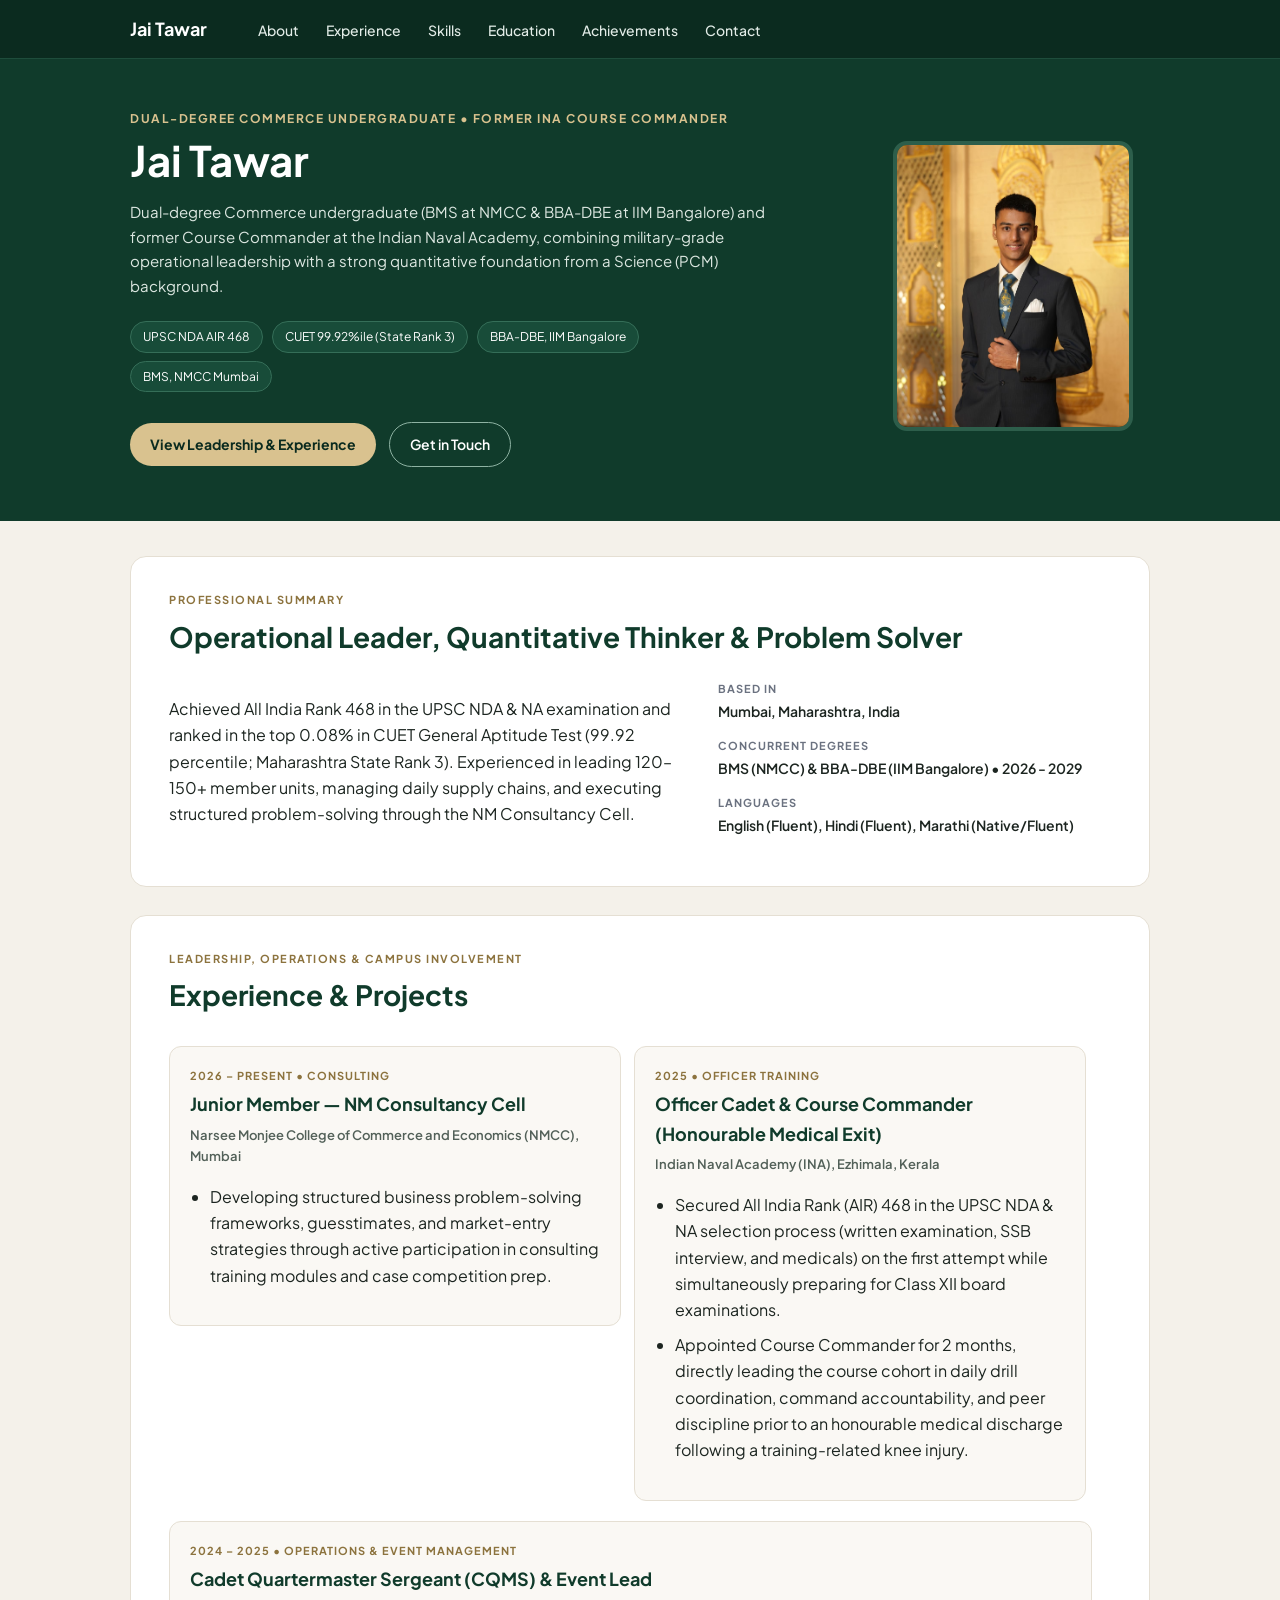
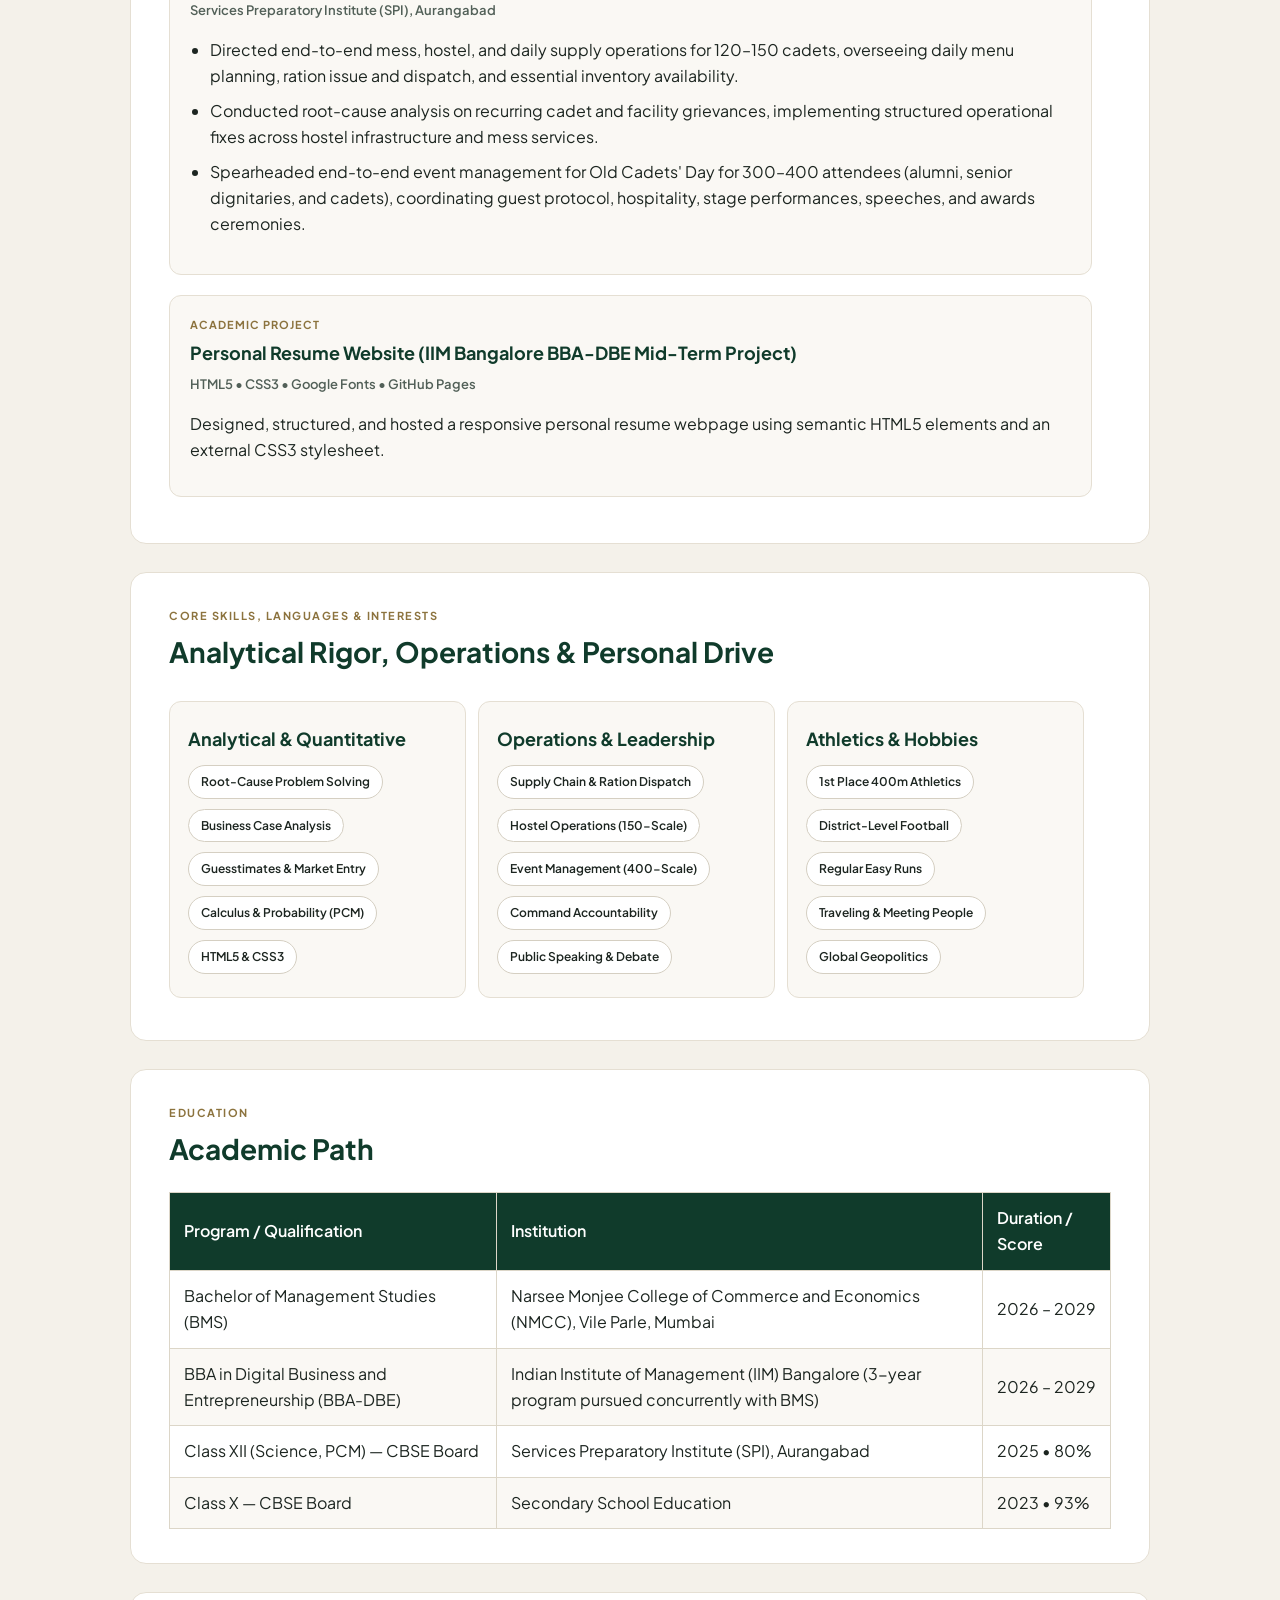
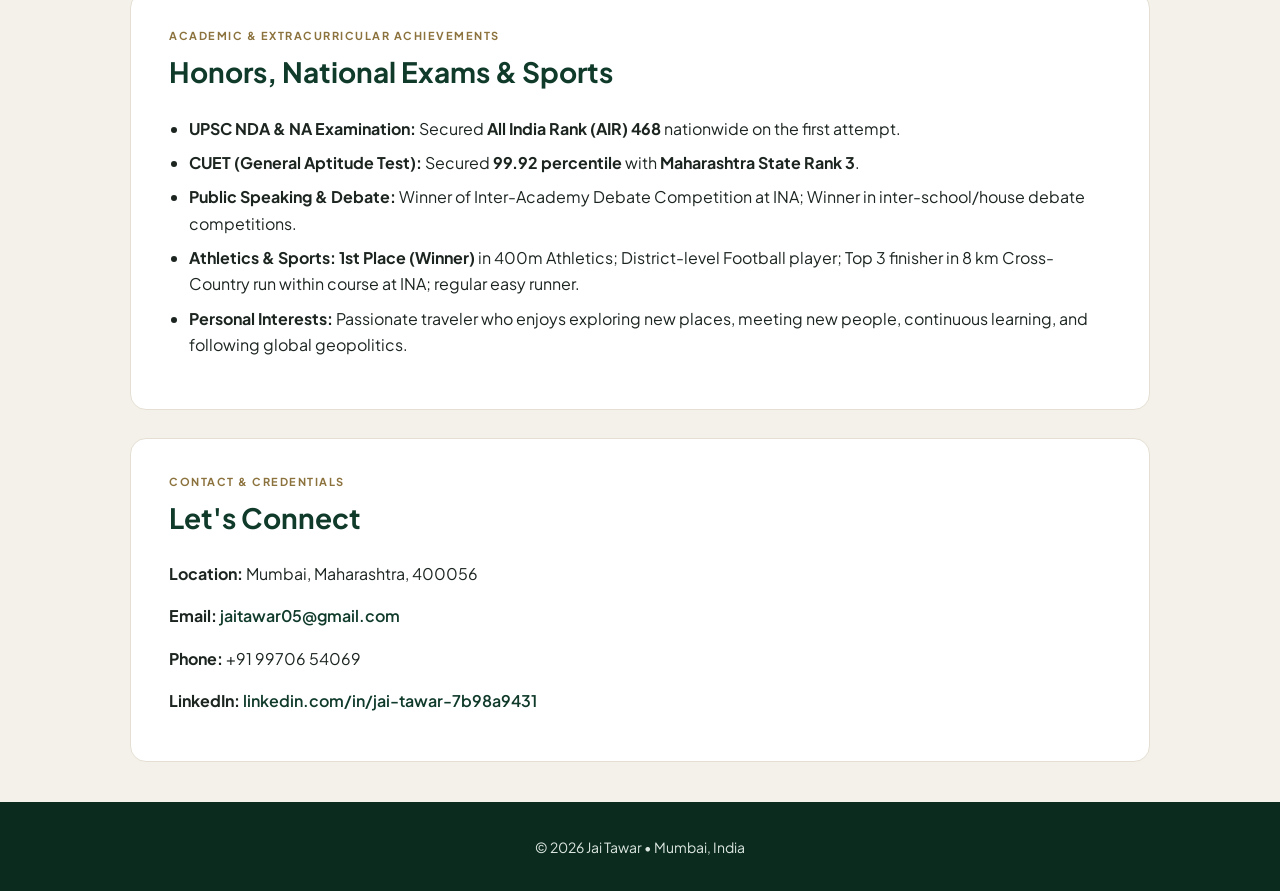
<file: index.html>
<!DOCTYPE html>
<html lang="en">
<head>
    <meta charset="UTF-8">
    <meta name="viewport" content="width=device-width, initial-scale=1.0">
    <title>Jai Tawar - Personal Resume</title>
    <!-- Google Fonts for Clean Editorial Readability -->
    <link rel="preconnect" href="https://fonts.googleapis.com">
    <link rel="preconnect" href="https://fonts.gstatic.com" crossorigin>
    <link href="https://fonts.googleapis.com/css2?family=Plus+Jakarta+Sans:wght@400;500;600;700&display=swap" rel="stylesheet">
    <link rel="stylesheet" href="style.css">
</head>
<body>

    <!-- Sticky Top Navigation Bar -->
    <nav id="navbar">
        <div class="nav-inner">
            <span class="brand-name">Jai Tawar</span>
            <ul>
                <li><a href="#about">About</a></li>
                <li><a href="#leadership">Experience</a></li>
                <li><a href="#skills">Skills</a></li>
                <li><a href="#education">Education</a></li>
                <li><a href="#achievements">Achievements</a></li>
                <li><a href="#contact">Contact</a></li>
            </ul>
        </div>
    </nav>

    <!-- Split Hero Header Section -->
    <header id="hero-banner">
        <div class="hero-inner">
            <div class="hero-text">
                <p class="eyebrow-gold">DUAL-DEGREE COMMERCE UNDERGRADUATE &bull; FORMER INA COURSE COMMANDER</p>
                <h1>Jai Tawar</h1>
                <p class="hero-bio">
                    Dual-degree Commerce undergraduate (BMS at NMCC &amp; BBA-DBE at IIM Bangalore) and former Course Commander at the Indian Naval Academy, combining military-grade operational leadership with a strong quantitative foundation from a Science (PCM) background.
                </p>
                <div class="pill-row">
                    <span class="pill-tag">UPSC NDA AIR 468</span>
                    <span class="pill-tag">CUET 99.92%ile (State Rank 3)</span>
                    <span class="pill-tag">BBA-DBE, IIM Bangalore</span>
                    <span class="pill-tag">BMS, NMCC Mumbai</span>
                </div>
                <div class="hero-buttons">
                    <a href="#leadership" class="btn-gold">View Leadership &amp; Experience</a>
                    <a href="#contact" class="btn-outline">Get in Touch</a>
                </div>
            </div>
            <div class="hero-photo-box">
                <img src="profile.jpg" alt="Jai Tawar Portrait" id="profile-pic">
            </div>
        </div>
    </header>

    <!-- Main Content Container -->
    <main class="container">

        <!-- About Me Card -->
        <section id="about" class="card-section">
            <p class="section-label">PROFESSIONAL SUMMARY</p>
            <h2>Operational Leader, Quantitative Thinker &amp; Problem Solver</h2>
            <div class="about-left">
                <p>
                    Achieved All India Rank 468 in the UPSC NDA &amp; NA examination and ranked in the top 0.08% in CUET General Aptitude Test (99.92 percentile; Maharashtra State Rank 3). Experienced in leading 120–150+ member units, managing daily supply chains, and executing structured problem-solving through the NM Consultancy Cell.
                </p>
            </div>
            <div class="about-right">
                <p class="meta-title">BASED IN</p>
                <p class="meta-value">Mumbai, Maharashtra, India</p>
                <p class="meta-title">CONCURRENT DEGREES</p>
                <p class="meta-value">BMS (NMCC) &amp; BBA-DBE (IIM Bangalore) &bull; 2026 - 2029</p>
                <p class="meta-title">LANGUAGES</p>
                <p class="meta-value">English (Fluent), Hindi (Fluent), Marathi (Native/Fluent)</p>
            </div>
        </section>

        <!-- Leadership, Operations & Campus Involvement -->
        <section id="leadership" class="card-section">
            <p class="section-label">LEADERSHIP, OPERATIONS &amp; CAMPUS INVOLVEMENT</p>
            <h2>Experience &amp; Projects</h2>

            <article class="sub-card">
                <p class="card-tag">2026 &ndash; PRESENT &bull; CONSULTING</p>
                <h3>Junior Member &mdash; NM Consultancy Cell</h3>
                <p class="sub-info">Narsee Monjee College of Commerce and Economics (NMCC), Mumbai</p>
                <ul>
                    <li>Developing structured business problem-solving frameworks, guesstimates, and market-entry strategies through active participation in consulting training modules and case competition prep.</li>
                </ul>
            </article>

            <article class="sub-card">
                <p class="card-tag">2025 &bull; OFFICER TRAINING</p>
                <h3>Officer Cadet &amp; Course Commander (Honourable Medical Exit)</h3>
                <p class="sub-info">Indian Naval Academy (INA), Ezhimala, Kerala</p>
                <ul>
                    <li>Secured All India Rank (AIR) 468 in the UPSC NDA &amp; NA selection process (written examination, SSB interview, and medicals) on the first attempt while simultaneously preparing for Class XII board examinations.</li>
                    <li>Appointed Course Commander for 2 months, directly leading the course cohort in daily drill coordination, command accountability, and peer discipline prior to an honourable medical discharge following a training-related knee injury.</li>
                </ul>
            </article>

            <article class="sub-card full-width-card">
                <p class="card-tag">2024 &ndash; 2025 &bull; OPERATIONS &amp; EVENT MANAGEMENT</p>
                <h3>Cadet Quartermaster Sergeant (CQMS) &amp; Event Lead</h3>
                <p class="sub-info">Services Preparatory Institute (SPI), Aurangabad</p>
                <ul>
                    <li>Directed end-to-end mess, hostel, and daily supply operations for 120–150 cadets, overseeing daily menu planning, ration issue and dispatch, and essential inventory availability.</li>
                    <li>Conducted root-cause analysis on recurring cadet and facility grievances, implementing structured operational fixes across hostel infrastructure and mess services.</li>
                    <li>Spearheaded end-to-end event management for Old Cadets' Day for 300–400 attendees (alumni, senior dignitaries, and cadets), coordinating guest protocol, hospitality, stage performances, speeches, and awards ceremonies.</li>
                </ul>
            </article>

            <article class="sub-card full-width-card">
                <p class="card-tag">ACADEMIC PROJECT</p>
                <h3>Personal Resume Website (IIM Bangalore BBA-DBE Mid-Term Project)</h3>
                <p class="sub-info">HTML5 &bull; CSS3 &bull; Google Fonts &bull; GitHub Pages</p>
                <p>
                    Designed, structured, and hosted a responsive personal resume webpage using semantic HTML5 elements and an external CSS3 stylesheet.
                </p>
            </article>
        </section>

        <!-- Key Skills & Personal Interests Section -->
        <section id="skills" class="card-section">
            <p class="section-label">CORE SKILLS, LANGUAGES &amp; INTERESTS</p>
            <h2>Analytical Rigor, Operations &amp; Personal Drive</h2>

            <div class="three-col-box">
                <h3>Analytical &amp; Quantitative</h3>
                <span class="skill-pill">Root-Cause Problem Solving</span>
                <span class="skill-pill">Business Case Analysis</span>
                <span class="skill-pill">Guesstimates &amp; Market Entry</span>
                <span class="skill-pill">Calculus &amp; Probability (PCM)</span>
                <span class="skill-pill">HTML5 &amp; CSS3</span>
            </div>

            <div class="three-col-box">
                <h3>Operations &amp; Leadership</h3>
                <span class="skill-pill">Supply Chain &amp; Ration Dispatch</span>
                <span class="skill-pill">Hostel Operations (150-Scale)</span>
                <span class="skill-pill">Event Management (400-Scale)</span>
                <span class="skill-pill">Command Accountability</span>
                <span class="skill-pill">Public Speaking &amp; Debate</span>
            </div>

            <div class="three-col-box">
                <h3>Athletics &amp; Hobbies</h3>
                <span class="skill-pill">1st Place 400m Athletics</span>
                <span class="skill-pill">District-Level Football</span>
                <span class="skill-pill">Regular Easy Runs</span>
                <span class="skill-pill">Traveling &amp; Meeting People</span>
                <span class="skill-pill">Global Geopolitics</span>
            </div>
        </section>

        <!-- Education Path Section -->
        <section id="education" class="card-section">
            <p class="section-label">EDUCATION</p>
            <h2>Academic Path</h2>
            <table>
                <thead>
                    <tr>
                        <th>Program / Qualification</th>
                        <th>Institution</th>
                        <th>Duration / Score</th>
                    </tr>
                </thead>
                <tbody>
                    <tr>
                        <td>Bachelor of Management Studies (BMS)</td>
                        <td>Narsee Monjee College of Commerce and Economics (NMCC), Vile Parle, Mumbai</td>
                        <td>2026 &ndash; 2029</td>
                    </tr>
                    <tr>
                        <td>BBA in Digital Business and Entrepreneurship (BBA-DBE)</td>
                        <td>Indian Institute of Management (IIM) Bangalore (3-year program pursued concurrently with BMS)</td>
                        <td>2026 &ndash; 2029</td>
                    </tr>
                    <tr>
                        <td>Class XII (Science, PCM) &mdash; CBSE Board</td>
                        <td>Services Preparatory Institute (SPI), Aurangabad</td>
                        <td>2025 &bull; 80%</td>
                    </tr>
                    <tr>
                        <td>Class X &mdash; CBSE Board</td>
                        <td>Secondary School Education</td>
                        <td>2023 &bull; 93%</td>
                    </tr>
                </tbody>
            </table>
        </section>

        <!-- Academic & Extracurricular Achievements Section -->
        <section id="achievements" class="card-section">
            <p class="section-label">ACADEMIC &amp; EXTRACURRICULAR ACHIEVEMENTS</p>
            <h2>Honors, National Exams &amp; Sports</h2>
            <ul>
                <li><strong>UPSC NDA &amp; NA Examination:</strong> Secured <strong>All India Rank (AIR) 468</strong> nationwide on the first attempt.</li>
                <li><strong>CUET (General Aptitude Test):</strong> Secured <strong>99.92 percentile</strong> with <strong>Maharashtra State Rank 3</strong>.</li>
                <li><strong>Public Speaking &amp; Debate:</strong> Winner of Inter-Academy Debate Competition at INA; Winner in inter-school/house debate competitions.</li>
                <li><strong>Athletics &amp; Sports:</strong> <strong>1st Place (Winner)</strong> in 400m Athletics; District-level Football player; Top 3 finisher in 8 km Cross-Country run within course at INA; regular easy runner.</li>
                <li><strong>Personal Interests:</strong> Passionate traveler who enjoys exploring new places, meeting new people, continuous learning, and following global geopolitics.</li>
            </ul>
        </section>

        <!-- Contact Section -->
        <section id="contact" class="card-section">
            <p class="section-label">CONTACT &amp; CREDENTIALS</p>
            <h2>Let's Connect</h2>
            <p><strong>Location:</strong> Mumbai, Maharashtra, 400056</p>
            <p><strong>Email:</strong> <a href="mailto:jaitawar05@gmail.com">jaitawar05@gmail.com</a></p>
            <p><strong>Phone:</strong> +91 99706 54069</p>
            <p><strong>LinkedIn:</strong> <a href="https://www.linkedin.com/in/jai-tawar-7b98a9431" target="_blank">linkedin.com/in/jai-tawar-7b98a9431</a></p>
        </section>

    </main>

    <!-- Footer -->
    <footer id="page-footer">
        <p>&copy; 2026 Jai Tawar &bull; Mumbai, India</p>
    </footer>

</body>
</html>
</file>
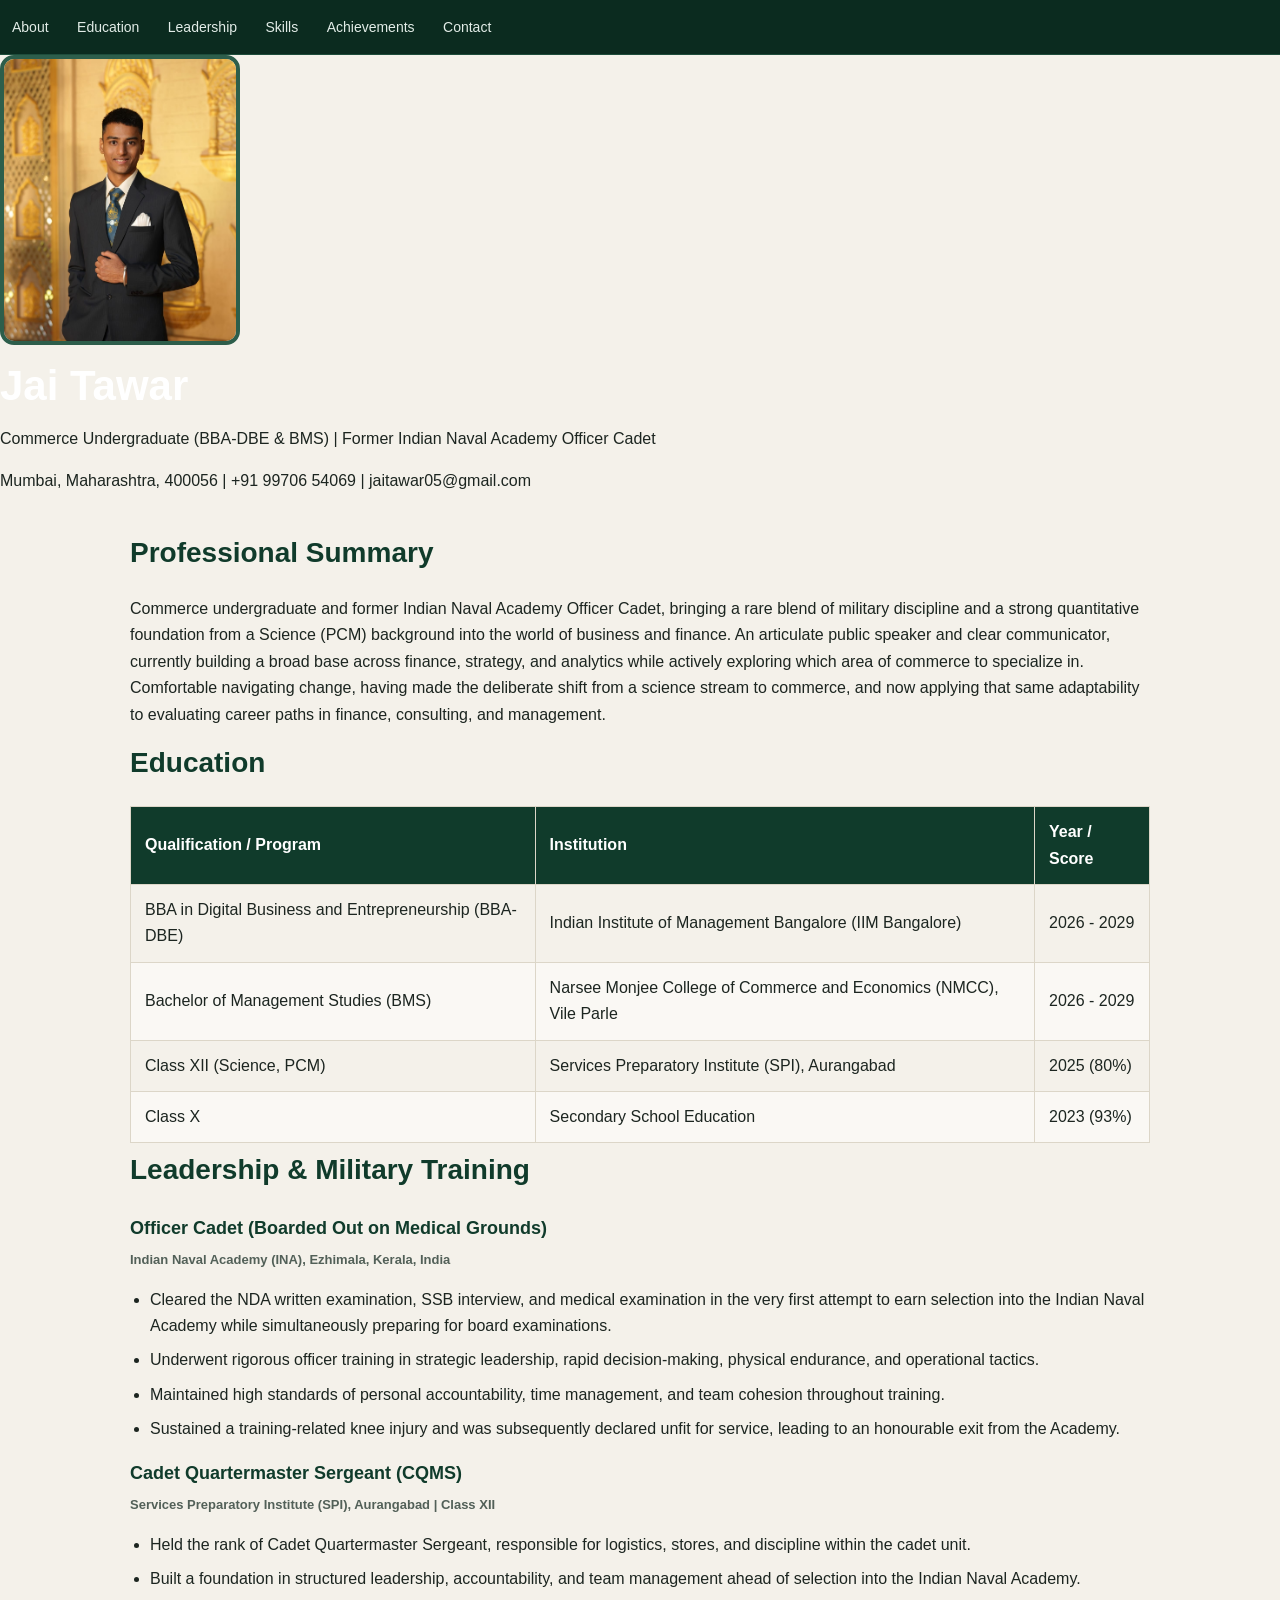
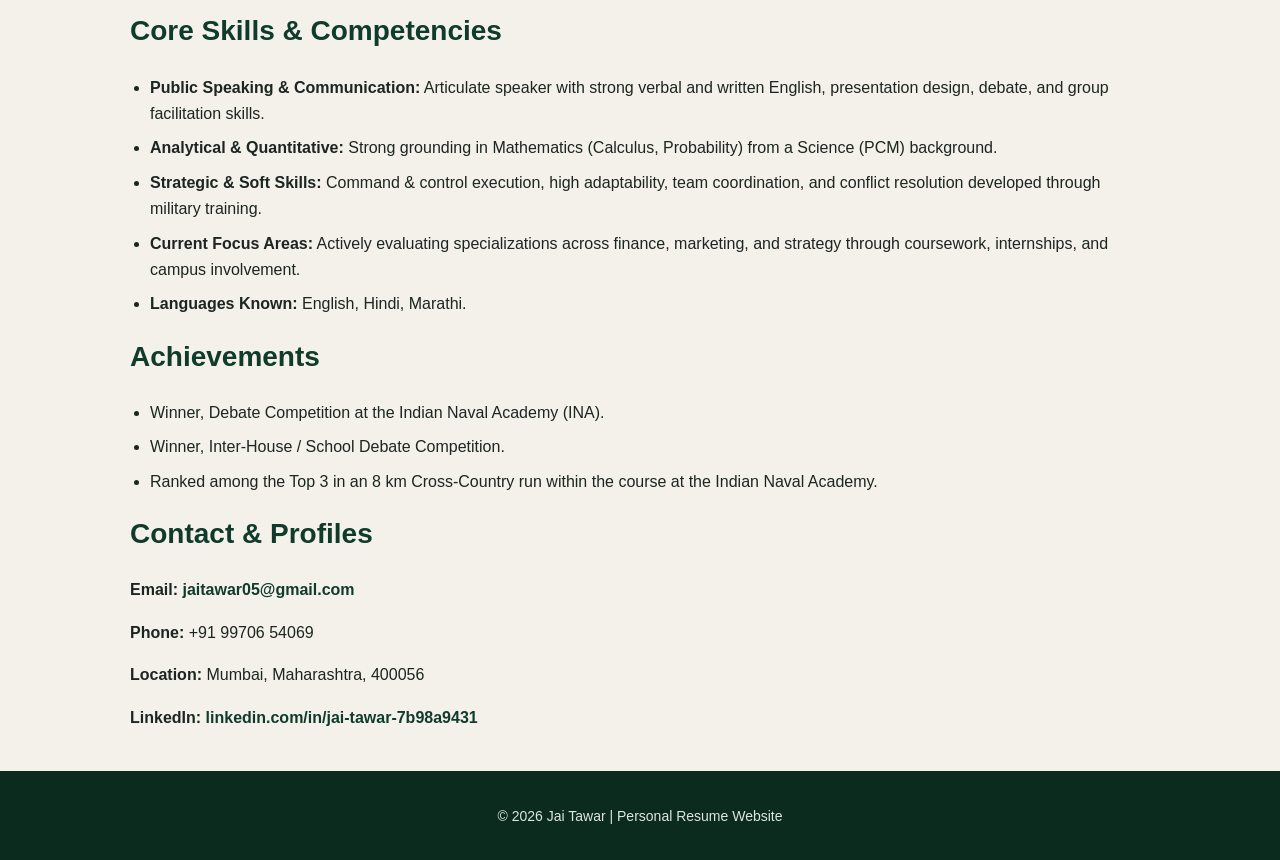
<file: index.html.html>
<!DOCTYPE html>
<html lang="en">
<head>
    <meta charset="UTF-8">
    <meta name="viewport" content="width=device-width, initial-scale=1.0">
    <title>Jai Tawar - Personal Resume</title>
    <link rel="stylesheet" href="style.css">
</head>
<body>

    <!-- Navigation Bar -->
    <nav id="navbar">
        <ul>
            <li><a href="#about">About</a></li>
            <li><a href="#education">Education</a></li>
            <li><a href="#leadership">Leadership</a></li>
            <li><a href="#skills">Skills</a></li>
            <li><a href="#achievements">Achievements</a></li>
            <li><a href="#contact">Contact</a></li>
        </ul>
    </nav>

    <!-- Header Section -->
    <header id="top-header">
        <img src="profile.jpg" alt="Jai Tawar Profile Photo" id="profile-pic">
        <h1>Jai Tawar</h1>
        <p class="tagline">Commerce Undergraduate (BBA-DBE &amp; BMS) | Former Indian Naval Academy Officer Cadet</p>
        <p class="contact-line">Mumbai, Maharashtra, 400056 | +91 99706 54069 | jaitawar05@gmail.com</p>
    </header>

    <!-- Main Content Container -->
    <main class="container">

        <!-- Professional Summary Section -->
        <section id="about" class="resume-section">
            <h2>Professional Summary</h2>
            <p>
                Commerce undergraduate and former Indian Naval Academy Officer Cadet, bringing a rare blend of military discipline and a strong quantitative foundation from a Science (PCM) background into the world of business and finance. An articulate public speaker and clear communicator, currently building a broad base across finance, strategy, and analytics while actively exploring which area of commerce to specialize in. Comfortable navigating change, having made the deliberate shift from a science stream to commerce, and now applying that same adaptability to evaluating career paths in finance, consulting, and management.
            </p>
        </section>

        <!-- Education Section -->
        <section id="education" class="resume-section">
            <h2>Education</h2>
            <table>
                <thead>
                    <tr>
                        <th>Qualification / Program</th>
                        <th>Institution</th>
                        <th>Year / Score</th>
                    </tr>
                </thead>
                <tbody>
                    <tr>
                        <td>BBA in Digital Business and Entrepreneurship (BBA-DBE)</td>
                        <td>Indian Institute of Management Bangalore (IIM Bangalore)</td>
                        <td>2026 - 2029</td>
                    </tr>
                    <tr>
                        <td>Bachelor of Management Studies (BMS)</td>
                        <td>Narsee Monjee College of Commerce and Economics (NMCC), Vile Parle</td>
                        <td>2026 - 2029</td>
                    </tr>
                    <tr>
                        <td>Class XII (Science, PCM)</td>
                        <td>Services Preparatory Institute (SPI), Aurangabad</td>
                        <td>2025 (80%)</td>
                    </tr>
                    <tr>
                        <td>Class X</td>
                        <td>Secondary School Education</td>
                        <td>2023 (93%)</td>
                    </tr>
                </tbody>
            </table>
        </section>

        <!-- Leadership & Military Training Section -->
        <section id="leadership" class="resume-section">
            <h2>Leadership &amp; Military Training</h2>

            <article class="experience-card">
                <h3>Officer Cadet (Boarded Out on Medical Grounds)</h3>
                <p class="sub-info">Indian Naval Academy (INA), Ezhimala, Kerala, India</p>
                <ul>
                    <li>Cleared the NDA written examination, SSB interview, and medical examination in the very first attempt to earn selection into the Indian Naval Academy while simultaneously preparing for board examinations.</li>
                    <li>Underwent rigorous officer training in strategic leadership, rapid decision-making, physical endurance, and operational tactics.</li>
                    <li>Maintained high standards of personal accountability, time management, and team cohesion throughout training.</li>
                    <li>Sustained a training-related knee injury and was subsequently declared unfit for service, leading to an honourable exit from the Academy.</li>
                </ul>
            </article>

            <article class="experience-card">
                <h3>Cadet Quartermaster Sergeant (CQMS)</h3>
                <p class="sub-info">Services Preparatory Institute (SPI), Aurangabad | Class XII</p>
                <ul>
                    <li>Held the rank of Cadet Quartermaster Sergeant, responsible for logistics, stores, and discipline within the cadet unit.</li>
                    <li>Built a foundation in structured leadership, accountability, and team management ahead of selection into the Indian Naval Academy.</li>
                </ul>
            </article>
        </section>

        <!-- Core Skills & Competencies Section -->
        <section id="skills" class="resume-section">
            <h2>Core Skills &amp; Competencies</h2>
            <ul class="skills-list">
                <li><strong>Public Speaking &amp; Communication:</strong> Articulate speaker with strong verbal and written English, presentation design, debate, and group facilitation skills.</li>
                <li><strong>Analytical &amp; Quantitative:</strong> Strong grounding in Mathematics (Calculus, Probability) from a Science (PCM) background.</li>
                <li><strong>Strategic &amp; Soft Skills:</strong> Command &amp; control execution, high adaptability, team coordination, and conflict resolution developed through military training.</li>
                <li><strong>Current Focus Areas:</strong> Actively evaluating specializations across finance, marketing, and strategy through coursework, internships, and campus involvement.</li>
                <li><strong>Languages Known:</strong> English, Hindi, Marathi.</li>
            </ul>
        </section>

        <!-- Achievements Section -->
        <section id="achievements" class="resume-section">
            <h2>Achievements</h2>
            <ul>
                <li>Winner, Debate Competition at the Indian Naval Academy (INA).</li>
                <li>Winner, Inter-House / School Debate Competition.</li>
                <li>Ranked among the Top 3 in an 8 km Cross-Country run within the course at the Indian Naval Academy.</li>
            </ul>
        </section>

        <!-- Contact Section -->
        <section id="contact" class="resume-section">
            <h2>Contact &amp; Profiles</h2>
            <p><strong>Email:</strong> <a href="mailto:jaitawar05@gmail.com">jaitawar05@gmail.com</a></p>
            <p><strong>Phone:</strong> +91 99706 54069</p>
            <p><strong>Location:</strong> Mumbai, Maharashtra, 400056</p>
            <p><strong>LinkedIn:</strong> <a href="https://www.linkedin.com/in/jai-tawar-7b98a9431" target="_blank">linkedin.com/in/jai-tawar-7b98a9431</a></p>
        </section>

    </main>

    <!-- Footer -->
    <footer id="page-footer">
        <p>&copy; 2026 Jai Tawar | Personal Resume Website</p>
    </footer>

</body>
</html>
</file>
<file: style.css>
/* Universal Box-Sizing Fix */
*, *::before, *::after {
    box-sizing: border-box;
}

/* Base Element Selectors */
body {
    font-family: 'Plus Jakarta Sans', Arial, sans-serif;
    background-color: #f4f1ea;
    color: #1c2520;
    margin: 0;
    padding: 0;
    line-height: 1.65;
}

h1 {
    font-size: 42px;
    font-weight: 700;
    color: #ffffff;
    margin: 8px 0 14px 0;
    line-height: 1.15;
}

h2 {
    font-size: 28px;
    font-weight: 700;
    color: #103b2b;
    margin-top: 4px;
    margin-bottom: 20px;
}

h3 {
    font-size: 18px;
    font-weight: 700;
    color: #103b2b;
    margin-top: 4px;
    margin-bottom: 6px;
}

p {
    margin-bottom: 12px;
}

ul {
    padding-left: 20px;
}

li {
    margin-bottom: 8px;
}

a {
    color: #103b2b;
    font-weight: 600;
    text-decoration: none;
}

a:hover {
    text-decoration: underline;
}

/* Table Styling */
table {
    width: 100%;
    border-collapse: collapse;
    margin-top: 10px;
}

th, td {
    border: 1px solid #dcd6c8;
    padding: 12px 14px;
    text-align: left;
}

th {
    background-color: #103b2b;
    color: #ffffff;
    font-weight: 600;
}

tr:nth-child(even) {
    background-color: #faf8f4;
}

/* Sticky Navigation Bar */
#navbar {
    background-color: #0b2b1f;
    padding: 14px 0;
    position: sticky;
    top: 0;
    border-bottom: 1px solid #1e4d3b;
}

.nav-inner {
    width: 88%;
    max-width: 1020px;
    margin: 0 auto;
}

.brand-name {
    color: #ffffff;
    font-weight: 700;
    font-size: 18px;
    margin-right: 36px;
}

#navbar ul {
    display: inline-block;
    list-style-type: none;
    margin: 0;
    padding: 0;
}

#navbar li {
    display: inline-block;
    margin: 0 12px;
}

#navbar a {
    color: #e2ece7;
    font-size: 14px;
    font-weight: 500;
}

#navbar a:hover {
    color: #d9c28f;
    text-decoration: none;
}

/* Split Hero Banner */
#hero-banner {
    background-color: #103b2b;
    color: #ffffff;
    padding: 50px 0;
}

.hero-inner {
    width: 88%;
    max-width: 1020px;
    margin: 0 auto;
}

.hero-text {
    display: inline-block;
    vertical-align: middle;
    width: 65%;
    padding-right: 28px;
}

.hero-photo-box {
    display: inline-block;
    vertical-align: middle;
    width: 33%;
    text-align: right;
}

#profile-pic {
    width: 240px;
    height: 290px;
    border-radius: 14px;
    border: 4px solid #2d5e4b;
    object-fit: cover;
    object-position: top;
}

.eyebrow-gold {
    color: #d9c28f;
    font-size: 12px;
    font-weight: 700;
    letter-spacing: 1.5px;
    margin: 0;
}

.hero-bio {
    color: #dce7e1;
    font-size: 15px;
    margin-bottom: 18px;
}

.pill-row {
    margin-bottom: 22px;
}

.pill-tag {
    display: inline-block;
    background-color: #184c39;
    border: 1px solid #356e58;
    color: #ffffff;
    font-size: 12px;
    padding: 5px 12px;
    border-radius: 20px;
    margin: 4px 6px 4px 0;
}

.btn-gold {
    display: inline-block;
    background-color: #d9c28f;
    color: #0b2b1f;
    padding: 10px 20px;
    border-radius: 24px;
    font-size: 14px;
    font-weight: 700;
    margin: 4px 10px 4px 0;
}

.btn-gold:hover {
    background-color: #e6d3a7;
    text-decoration: none;
}

.btn-outline {
    display: inline-block;
    border: 1px solid #8eb3a3;
    color: #ffffff;
    padding: 10px 20px;
    border-radius: 24px;
    font-size: 14px;
    font-weight: 600;
    margin: 4px 0;
}

.btn-outline:hover {
    background-color: #184c39;
    text-decoration: none;
}

/* Main Content Cards */
.container {
    width: 88%;
    max-width: 1020px;
    margin: 35px auto;
}

.card-section {
    background-color: #ffffff;
    padding: 34px 38px;
    margin-bottom: 28px;
    border-radius: 16px;
    border: 1px solid #e5dfd3;
}

.section-label {
    color: #8c733e;
    font-size: 11px;
    font-weight: 700;
    letter-spacing: 1.5px;
    margin: 0;
}

/* Two-Column About Layout */
.about-left {
    display: inline-block;
    vertical-align: top;
    width: 58%;
    padding-right: 28px;
}

.about-right {
    display: inline-block;
    vertical-align: top;
    width: 40%;
}

.meta-title {
    font-size: 11px;
    font-weight: 700;
    letter-spacing: 1px;
    color: #6b7280;
    margin: 0 0 2px 0;
}

.meta-value {
    font-size: 14px;
    font-weight: 600;
    color: #1c2520;
    margin: 0 0 14px 0;
}

/* Experience Sub-Cards */
.sub-card {
    display: inline-block;
    vertical-align: top;
    width: 48%;
    background-color: #faf8f4;
    border: 1px solid #e5dfd3;
    border-radius: 12px;
    padding: 20px;
    margin: 8px 1% 12px 0;
}

.full-width-card {
    width: 98%;
}

.card-tag {
    color: #8c733e;
    font-size: 11px;
    font-weight: 700;
    letter-spacing: 1px;
    margin: 0 0 4px 0;
}

.sub-info {
    font-size: 13px;
    color: #526058;
    font-weight: 600;
    margin-top: 0;
    margin-bottom: 10px;
}

/* Three-Column Skills & Hobbies Boxes */
.three-col-box {
    display: inline-block;
    vertical-align: top;
    width: 31.5%;
    background-color: #faf8f4;
    border: 1px solid #e5dfd3;
    border-radius: 12px;
    padding: 18px;
    margin: 6px 1% 8px 0;
}

.skill-pill {
    display: inline-block;
    background-color: #ffffff;
    border: 1px solid #d5cfc2;
    color: #1c2520;
    font-size: 12px;
    font-weight: 600;
    padding: 6px 12px;
    border-radius: 20px;
    margin: 5px 5px 5px 0;
}

/* Footer */
#page-footer {
    background-color: #0b2b1f;
    color: #dce7e1;
    text-align: center;
    padding: 20px;
    margin-top: 40px;
    font-size: 14px;
}

/* Mobile & Tablet Responsive Fixes */
@media (max-width: 768px) {
    .brand-name {
        display: block;
        margin-bottom: 8px;
    }
    #navbar li {
        margin: 4px 10px 4px 0;
    }
    .hero-text, .hero-photo-box, .about-left, .about-right, .sub-card, .full-width-card, .three-col-box {
        display: block;
        width: 100%;
        padding-right: 0;
        margin-right: 0;
    }
    .hero-photo-box {
        text-align: left;
        margin-top: 22px;
    }
    #profile-pic {
        width: 200px;
        height: 240px;
    }
    .card-section {
        padding: 22px 20px;
    }
    h1 {
        font-size: 32px;
    }
    h2 {
        font-size: 22px;
    }
    table {
        display: block;
        overflow-x: auto;
    }
}
</file>
